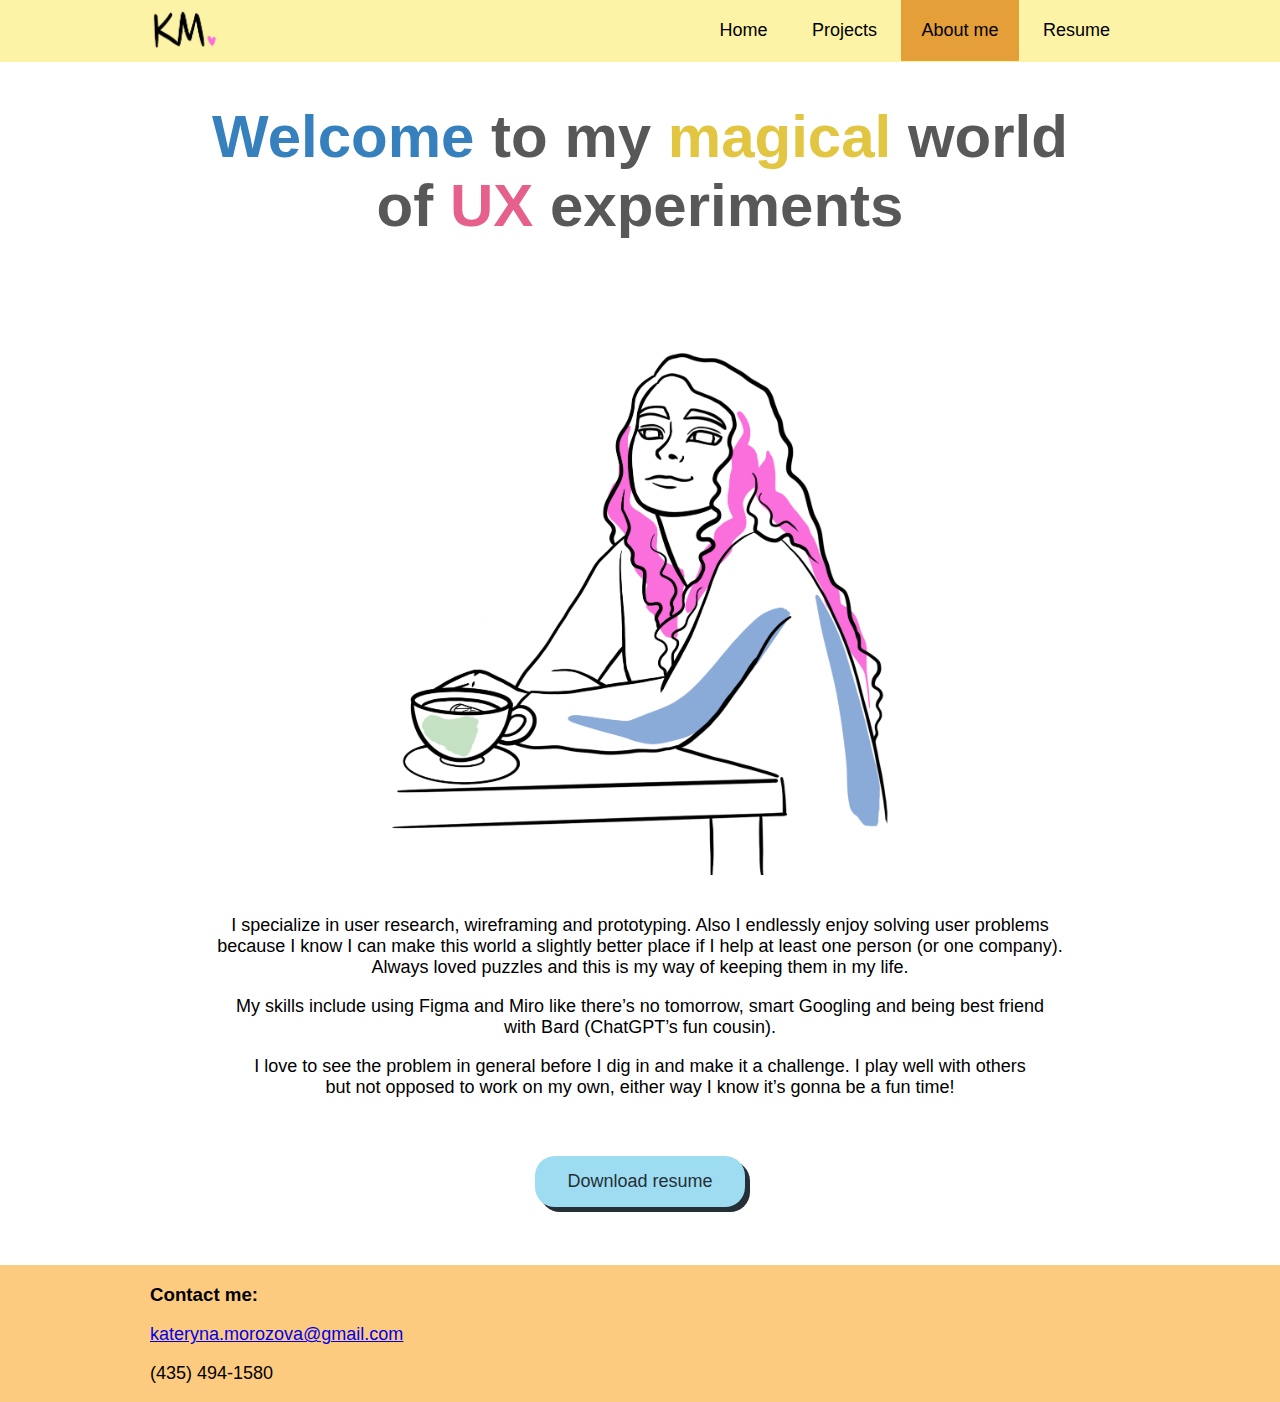
<file: aboutme.html>
<!DOCTYPE html>

<html>
    <html lang="en">
        <head>
            <meta charset="UTF-8">
            <meta name="viewport" content="width=device-width, initial-scale=1.0">
            <title>KMorozova</title>
            <link rel="stylesheet" href="./CSS/style.css">
        </head>

        <body>
        <div class="nav">
            <div class="logo">
                <img src="images/logo.png" alt="KM." height="40">
            </div>
            <nav>
                <div class="navmarg">
                <ul>
                    <li><a href="index.html">Home</a></li>
                    <li><a href="/projects/">Projects</a></li>
                    <li><a class="active" href="aboutme.html">About me</a></li>
                    <li><a href="/resume/">Resume</a></li>
                </ul>
            </div>
            </nav>
        </div>
        <div class="sides">
          <div class="heroimg">
                <div class="content">

        
            <div class="welcome">
                    <h1><span class="blueFont">Welcome</span> to my <span class="yellowFont">magical</span> world </br>
                    of <span class="pinkFont">UX</span> experiments</h1>
            </br>
            </br>
                    <img src="images/about-me.png" alt="Girl with coffee" width="500px">
            </br>
            </br>

            
                    <p>I specialize in user research, wireframing and prototyping. Also I endlessly enjoy solving user problems </br>
                       because I know I can make this world a slightly better place if I help at least one person (or one company).</br>
                      Always loved puzzles and this is my way of keeping them in my life.
                     </p>

                     <p>My skills include using Figma and Miro like there’s no tomorrow, smart Googling and being best friend</br>
                        with Bard (ChatGPT’s fun cousin).
                     </p>

                     <p>I love to see the problem in general before I dig in and make it a challenge. I play well with others</br>
                       but not opposed to work on my own, either way I know it’s gonna be a fun time! </br>
                     </p>
                </br>
                </br>
                     <button type="button" class="button">Download resume</button></div>
                </div>
          </div>
</br>
</br>
</br>
</div>
          <footer>
            <div class="footer">
            <h3>Contact me:</h3>
            <p><a href="mailto:hege@example.com">kateryna.morozova@gmail.com</a></p>
            <p>(435) 494-1580</p>
            </div>
          </footer>

    </body>
</html>
</file>
<file: CSS/style.css>
.nav {
  background-color: rgb(252, 243, 166);
  list-style-type: none;
  margin: 0 auto; 
  padding: 0;
  display: flex;
  justify-content: space-between;
 
}

.nav li {
  display: inline-block;
  text-align: right; 
  font-size: 18px;
  font-family: 'Poppins', sans-serif;
  }

.navmarg {
  margin-right: 150px;
}

.logo {
  margin: 0 auto; 
  margin-left: 150px;
  text-align: center;
  padding: 9px 0px;
}

.blueFont {
  color:rgb(53, 128, 189);
}

.yellowFont {
  color:rgb(226, 197, 65);
}
.pinkFont {
  color: rgb(230, 96, 140);
}

.welcome {
  text-align: center;
}

h1 {
  color:#585858;
  font-family: 'Poppins', sans-serif;
  font-size: 60px;
}

h2 {
  color:#585858;
  font-family: 'Poppins', sans-serif;
  font-size: 24px;
}

.title {
  text-align: center;
  color:#e49f38;
  font-family: 'Poppins', sans-serif;
  font-size: 40px;
  padding: 20px;
}

p {
  font-size: 18px;
  font-family: 'Nunito Sans', sans-serif;
}

.halfGrid {
display: grid;
grid-template-columns: 1fr 1fr;
grid-gap: 20px;
margin: 10px;
}


ul {
  list-style-type: none;
  margin: 0;
  padding: 0;
  overflow: hidden;
  background-color: rgb(252, 243, 166);
}


li a {
  display: block;
  color: rgb(0, 0, 0);
  text-align: center;
  padding: 20px 20px;
  text-decoration: none;
}

li a:hover:not(.active) {
  background-color: #6bac65;
}

.active {
  background-color: #e49f38;
}

footer {
  font-family: 'Poppins', sans-serif;
  background-color: #fdcb7f;
  list-style-type: none;
  margin: 0;
  padding: 0;
  overflow: hidden;
  width: 100%;
 }

body {
  margin: 0;
  font-family: 'Poppins', sans-serif;
}

.mainBody {
  margin-right: 150px;
  margin-left: 150px;
}

.footer {
  margin-right: 150px;
  margin-left: 150px;
}

.responsive {
  width: 100%;
  height: auto;
}  


.img { 
  position:relative;
  max-width: 100%;
  height: auto;
     
}

 
.button {
  border: none;
  color: rgb(37, 47, 54);
  background-color: #9eddf1;
  padding: 15px 32px;
  text-align: center;
  text-decoration: none;
  display: inline-block;
  font-size: 18px;
  font-family: 'Poppins', sans-serif;
  margin: 4px 2px;
  cursor: pointer;
  box-shadow: 5px 5px;
  border-radius: 20px;
}

.button1 {
  border: 2px solid #94c9f5;
  color: rgb(37, 47, 54);
  background-color: #ffffff;
  padding: 15px 32px;
  text-align: center;
  text-decoration: none;
  display: inline-block;
  font-size: 18px;
  font-family: 'Poppins', sans-serif;
  margin: 4px 2px;
  cursor: pointer;
  box-shadow: 5px 5px;
  border-radius: 20px;
 
}

.imgShadow {
  box-shadow: 0 4px 6px rgba(0, 0, 0, 0.1);
}

.projectCard {
  display: grid;
  grid-template-columns: 1fr 1fr;
  grid-gap: 20px;
  padding: 20px;
  box-shadow: 0 4px 6px rgba(0, 0, 0, 0.1);
  margin: 40px;
  transition: transform 0.2s ease-in-out;
}

.projectCard:hover {
  border-color: #79c761; 
  transform: scale(1.1);
}

.imgPadding {
  padding: 2%;
  margin: 3%;
  width: 75%;
}

.bloomColor {
  color:rgb(77, 148, 60);
}
.angelColor {
  color:rgb(235, 102, 120);
}

.dreamColor{
  color:rgb(171, 92, 196);
}

.button:hover {
  background-color:#f294f5;
}

.button1:hover {
  background-color:#94daf5;
}

.flexContainer {
  display: flex;
}

.userResearch {
  width: 33%;
  margin: 10px;
  padding: 10px;
  text-align: center;
  
}

.uiDesign {
  width: 33%;
  margin: 10px;
  padding: 10px;
  text-align: center;
}

.webDevelopment {
  width: 33%;
  margin: 10px;
  padding: 10px;
  text-align:center;
  
}

.miniHeaders {
  color:rgb(64, 75, 173);
}

.myWork {
  display: grid;
}


#animatedButton {
  transition: all 0.3s ease; /* Define the transition property */
}







@media only screen and (max-width: 1000px) {
  
  .flexContainer {
    flex-direction: column;
  }

  .userResearch {
    width: 70%;
    text-align: center;
    display: block;
    margin: 0 auto;
    }
  
  .uiDesign {
    width: 70%;
    text-align: center;
    display: block;
    margin: 0 auto;
  }
  
  .webDevelopment {
    width: 70%;
    text-align: center;
    display: block;
    margin: 0 auto;
  }

  .userResearch img {
    grid-area: image; 
    margin: 0 auto;
}

  .uiDesign img {
    grid-area: image; 
    margin: 0 auto;
}

  .webDevelopment img {
      grid-area: image; 
      margin: 0 auto;
  }

  .projectCard {
    grid-template-columns: 1fr;
    grid-template-areas: 
      "image"
      "info";
    align-items: center; 
  }

  .projectCard img {
    grid-area: image; 
    margin: 0 auto;
  }

  .projectCard .projectInfo {
    grid-area: info; 
    text-align: center;
    }
  
.button1 {
  display: block;
  margin: 0 auto;
  
}

  .mainBody {
    margin-right: 50px;
    margin-left: 50px;
  }
  
  .footer {
    margin-right: 50px;
    margin-left: 50px;
  }

  .logo {
    margin-left: 50px;
 }
 
 .navmarg {
    margin-right: 50px;
  }

  .halfGrid {
    grid-template-columns: 1fr;
    grid-template-areas: 
      "image"
      "info";
    align-items: center; 
  }


  .halfGrid img {
    grid-area: image; 
    margin: 0 auto;
  }

  .halfGrid .halfGridInfo {
    grid-area: info; 
    text-align: center;
    }

}




@media only screen and (max-width: 600px) {
  
  .flexContainer {
    flex-direction: column;
  }

  .userResearch {
    width: 90%;
    text-align: center;
    display: block;
    margin: 0 auto;
    }
  
  .uiDesign {
    width: 90%;
    text-align: center;
    display: block;
    margin: 0 auto;
  }
  
  .webDevelopment {
    width: 90%;
    text-align: center;
    display: block;
    margin: 0 auto;
  }

  .userResearch img {
    grid-area: image; 
    margin: 0 auto;
}

  .uiDesign img {
    grid-area: image; 
    margin: 0 auto;
}

  .webDevelopment img {
      grid-area: image; 
      margin: 0 auto;
  }

  .projectCard {
    grid-template-columns: 1fr;
    grid-template-areas: 
      "image"
      "info";
    align-items: center; 
  }

  .projectCard img {
    grid-area: image; 
    margin: 0 auto;
  }

  .projectCard .projectInfo {
    grid-area: info; 
    text-align: center;
    }
  
  body {
    font-size: 14px;
    }

p {
  font-size: 16px;
  text-align: center;
}

h3 {
  text-align: center;
}

.navmarg ul {
    flex-direction: column;
}

.button {
  padding: 10px 10px;
  font-size: 14px;
}

.button1 {
  display: block;
  margin: 0 auto;
  padding: 10px 10px;
  font-size: 14px;
}



h1 {
  font-size: 28px;
  text-align: center;
}

h2{
  font-size: 18px;
  text-align: center;
}

.title{
  font-size: 24px;
}



  

  .mainBody {
    margin-right: 20px;
    margin-left: 20px;
  }
  
  .footer {
    margin-right: 20px;
    margin-left: 20px;
  }

  .logo {
    margin-left: 20px;
 }
 
 .navmarg {
    margin-right: 20px;
  }

  .halfGrid {
    grid-template-columns: 1fr;
    grid-template-areas: 
      "image"
      "info";
    align-items: center; 
  }


  .halfGrid img {
    grid-area: image; 
    margin: 0 auto;
  }

  .halfGrid .halfGridInfo {
    grid-area: info; 
    text-align: center;
    }

}
</file>
